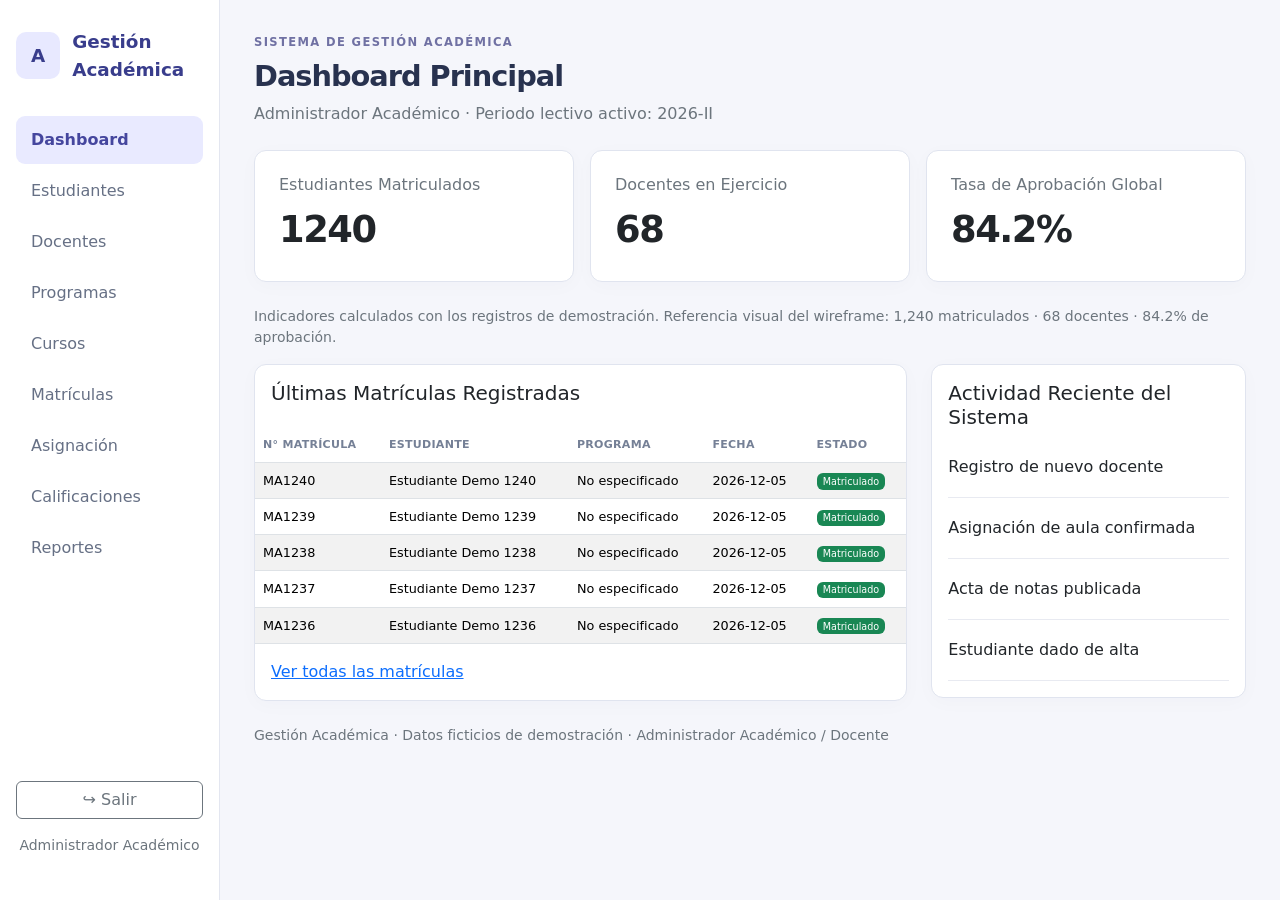
<file: index.html>
<!doctype html>
<html lang="es">
<head>
<meta charset="utf-8">
<meta name="viewport" content="width=device-width, initial-scale=1">
<title>Dashboard Principal | Gestión Académica</title>
<link href="https://cdn.jsdelivr.net/npm/bootstrap@5.3.8/dist/css/bootstrap.min.css" rel="stylesheet" integrity="sha384-sRIl4kxILFvY47J16cr9ZwB07vP4J8+LH7qKQnuqkuIAvNWLzeN8tE5YBujZqJLB" crossorigin="anonymous">
<link href="css/styles.css" rel="stylesheet">
<script defer src="https://cdn.jsdelivr.net/npm/bootstrap@5.3.8/dist/js/bootstrap.bundle.min.js" integrity="sha384-FKyoEForCGlyvwx9Hj09JcYn3nv7wiPVlz7YYwJrWVcXK/BmnVDxM+D2scQbITxI" crossorigin="anonymous"></script>
<script defer src="js/main.js"></script>
</head>
<body data-page="index">
<a class="visually-hidden-focusable p-3" href="#contenido">Saltar al contenido</a>
<aside id="sidebar"></aside>
<main id="contenido" tabindex="-1"><div id="alerts" aria-live="polite"></div><div id="app"></div>
<noscript><p class="alert alert-warning">Activa JavaScript para utilizar este sistema.</p></noscript>
<footer class="small text-secondary mt-4">Gestión Académica · Datos ficticios de demostración · Administrador Académico / Docente</footer>
</main>
</body>
</html>
</file>
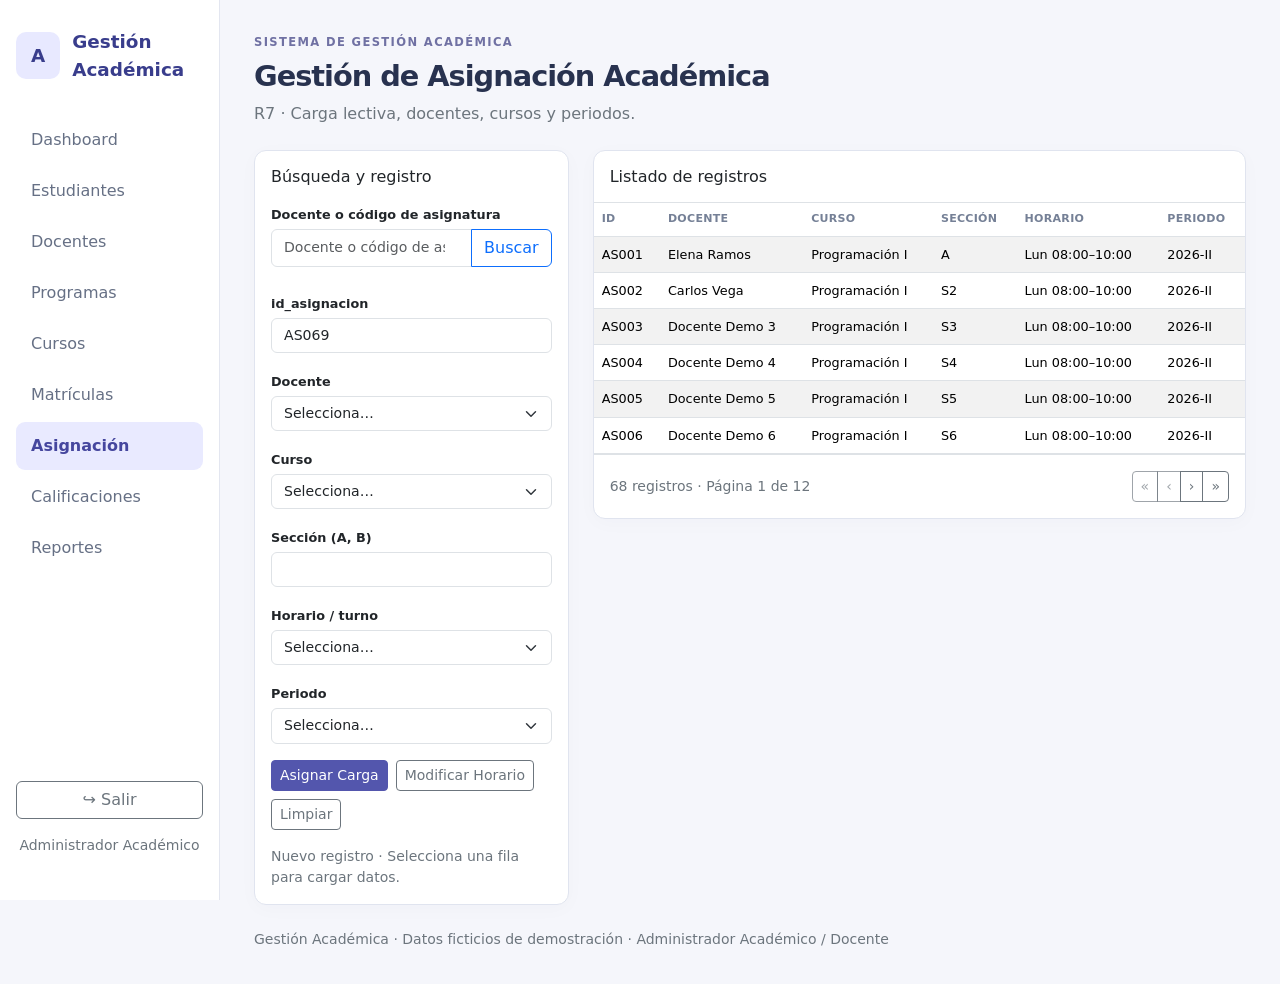
<file: pags/asignaciones.html>
<!doctype html>
<html lang="es">
<head>
<meta charset="utf-8">
<meta name="viewport" content="width=device-width, initial-scale=1">
<title>Gestión de Asignación Académica | Gestión Académica</title>
<link href="https://cdn.jsdelivr.net/npm/bootstrap@5.3.8/dist/css/bootstrap.min.css" rel="stylesheet" integrity="sha384-sRIl4kxILFvY47J16cr9ZwB07vP4J8+LH7qKQnuqkuIAvNWLzeN8tE5YBujZqJLB" crossorigin="anonymous">
<link href="../css/styles.css" rel="stylesheet">
<script defer src="https://cdn.jsdelivr.net/npm/bootstrap@5.3.8/dist/js/bootstrap.bundle.min.js" integrity="sha384-FKyoEForCGlyvwx9Hj09JcYn3nv7wiPVlz7YYwJrWVcXK/BmnVDxM+D2scQbITxI" crossorigin="anonymous"></script>
<script defer src="../js/main.js"></script>
</head>
<body data-page="asignaciones">
<a class="visually-hidden-focusable p-3" href="#contenido">Saltar al contenido</a>
<aside id="sidebar"></aside>
<main id="contenido" tabindex="-1"><div id="alerts" aria-live="polite"></div><div id="app"></div>
<noscript><p class="alert alert-warning">Activa JavaScript para utilizar este sistema.</p></noscript>
<footer class="small text-secondary mt-4">Gestión Académica · Datos ficticios de demostración · Administrador Académico / Docente</footer>
</main>
</body>
</html>
</file>
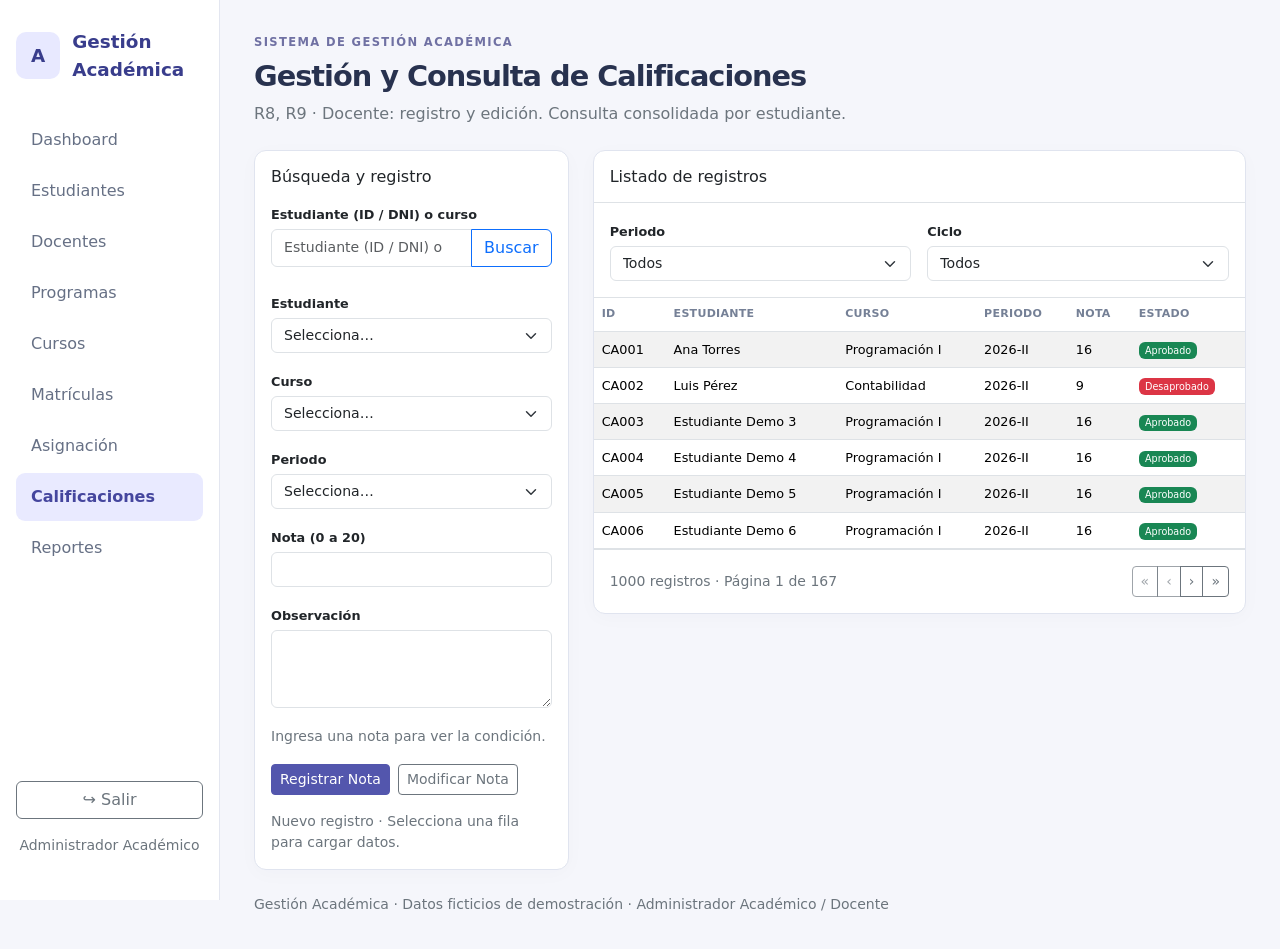
<file: pags/calificaciones.html>
<!doctype html>
<html lang="es">
<head>
<meta charset="utf-8">
<meta name="viewport" content="width=device-width, initial-scale=1">
<title>Gestión y Consulta de Calificaciones | Gestión Académica</title>
<link href="https://cdn.jsdelivr.net/npm/bootstrap@5.3.8/dist/css/bootstrap.min.css" rel="stylesheet" integrity="sha384-sRIl4kxILFvY47J16cr9ZwB07vP4J8+LH7qKQnuqkuIAvNWLzeN8tE5YBujZqJLB" crossorigin="anonymous">
<link href="../css/styles.css" rel="stylesheet">
<script defer src="https://cdn.jsdelivr.net/npm/bootstrap@5.3.8/dist/js/bootstrap.bundle.min.js" integrity="sha384-FKyoEForCGlyvwx9Hj09JcYn3nv7wiPVlz7YYwJrWVcXK/BmnVDxM+D2scQbITxI" crossorigin="anonymous"></script>
<script defer src="../js/main.js"></script>
</head>
<body data-page="calificaciones">
<a class="visually-hidden-focusable p-3" href="#contenido">Saltar al contenido</a>
<aside id="sidebar"></aside>
<main id="contenido" tabindex="-1"><div id="alerts" aria-live="polite"></div><div id="app"></div>
<noscript><p class="alert alert-warning">Activa JavaScript para utilizar este sistema.</p></noscript>
<footer class="small text-secondary mt-4">Gestión Académica · Datos ficticios de demostración · Administrador Académico / Docente</footer>
</main>
</body>
</html>
</file>
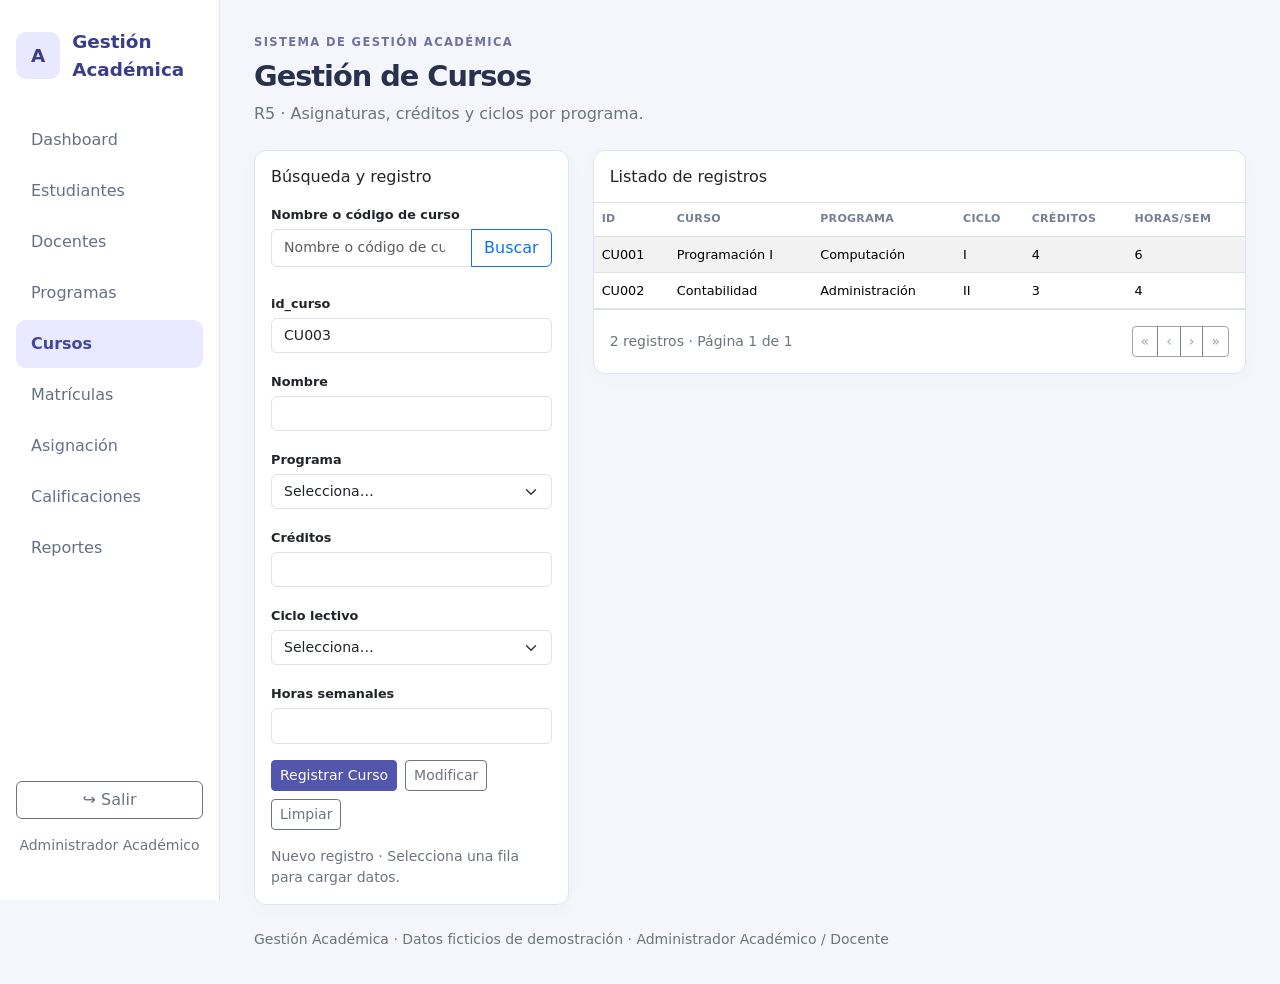
<file: pags/cursos.html>
<!doctype html>
<html lang="es">
<head>
<meta charset="utf-8">
<meta name="viewport" content="width=device-width, initial-scale=1">
<title>Gestión de Cursos | Gestión Académica</title>
<link href="https://cdn.jsdelivr.net/npm/bootstrap@5.3.8/dist/css/bootstrap.min.css" rel="stylesheet" integrity="sha384-sRIl4kxILFvY47J16cr9ZwB07vP4J8+LH7qKQnuqkuIAvNWLzeN8tE5YBujZqJLB" crossorigin="anonymous">
<link href="../css/styles.css" rel="stylesheet">
<script defer src="https://cdn.jsdelivr.net/npm/bootstrap@5.3.8/dist/js/bootstrap.bundle.min.js" integrity="sha384-FKyoEForCGlyvwx9Hj09JcYn3nv7wiPVlz7YYwJrWVcXK/BmnVDxM+D2scQbITxI" crossorigin="anonymous"></script>
<script defer src="../js/main.js"></script>
</head>
<body data-page="cursos">
<a class="visually-hidden-focusable p-3" href="#contenido">Saltar al contenido</a>
<aside id="sidebar"></aside>
<main id="contenido" tabindex="-1"><div id="alerts" aria-live="polite"></div><div id="app"></div>
<noscript><p class="alert alert-warning">Activa JavaScript para utilizar este sistema.</p></noscript>
<footer class="small text-secondary mt-4">Gestión Académica · Datos ficticios de demostración · Administrador Académico / Docente</footer>
</main>
</body>
</html>
</file>
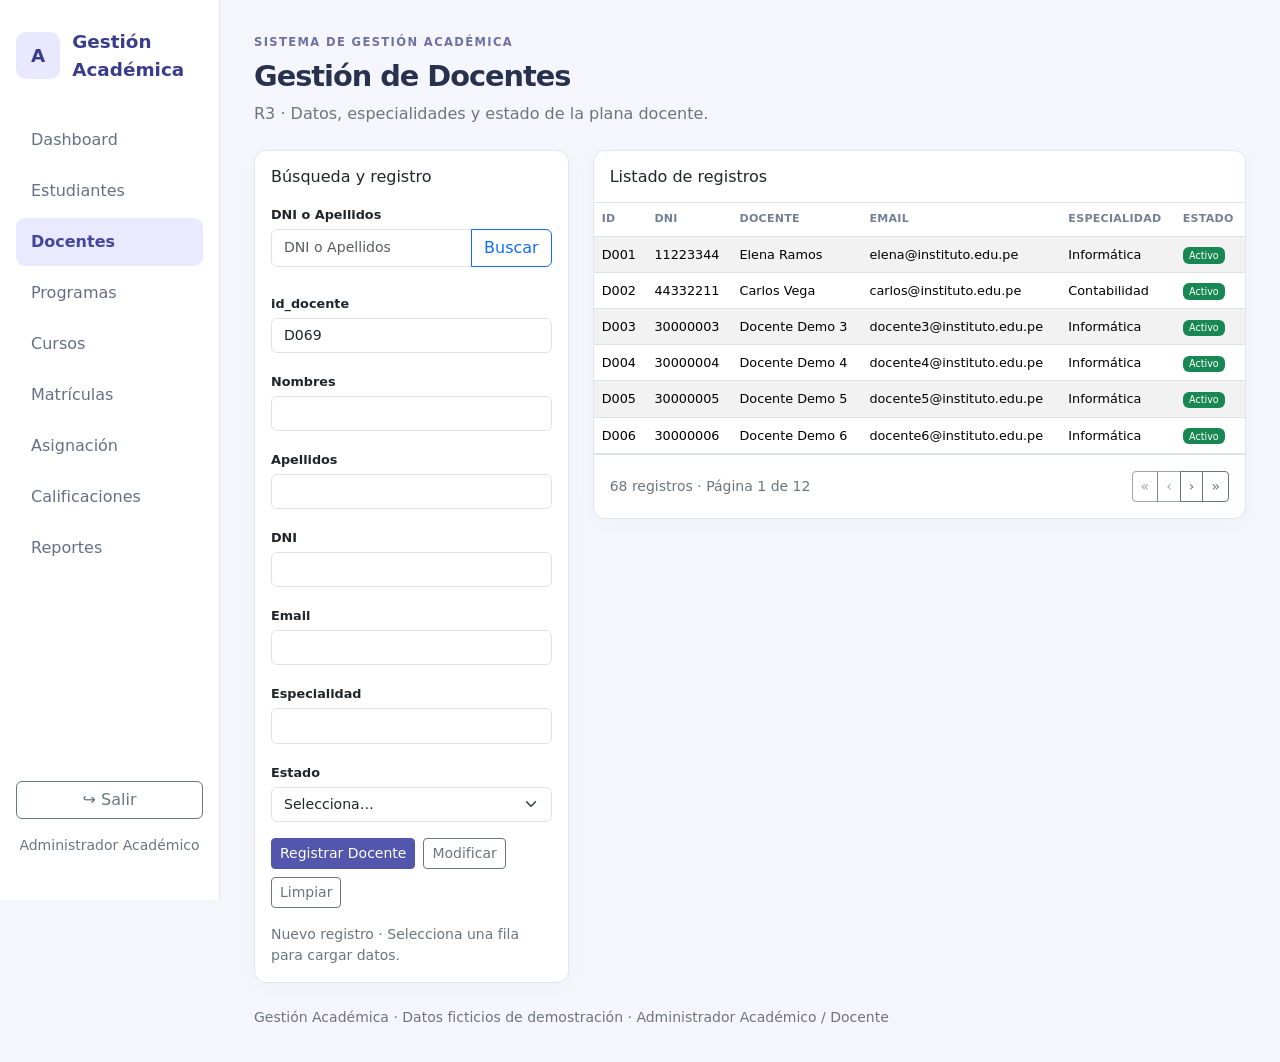
<file: pags/docentes.html>
<!doctype html>
<html lang="es">
<head>
<meta charset="utf-8">
<meta name="viewport" content="width=device-width, initial-scale=1">
<title>Gestión de Docentes | Gestión Académica</title>
<link href="https://cdn.jsdelivr.net/npm/bootstrap@5.3.8/dist/css/bootstrap.min.css" rel="stylesheet" integrity="sha384-sRIl4kxILFvY47J16cr9ZwB07vP4J8+LH7qKQnuqkuIAvNWLzeN8tE5YBujZqJLB" crossorigin="anonymous">
<link href="../css/styles.css" rel="stylesheet">
<script defer src="https://cdn.jsdelivr.net/npm/bootstrap@5.3.8/dist/js/bootstrap.bundle.min.js" integrity="sha384-FKyoEForCGlyvwx9Hj09JcYn3nv7wiPVlz7YYwJrWVcXK/BmnVDxM+D2scQbITxI" crossorigin="anonymous"></script>
<script defer src="../js/main.js"></script>
</head>
<body data-page="docentes">
<a class="visually-hidden-focusable p-3" href="#contenido">Saltar al contenido</a>
<aside id="sidebar"></aside>
<main id="contenido" tabindex="-1"><div id="alerts" aria-live="polite"></div><div id="app"></div>
<noscript><p class="alert alert-warning">Activa JavaScript para utilizar este sistema.</p></noscript>
<footer class="small text-secondary mt-4">Gestión Académica · Datos ficticios de demostración · Administrador Académico / Docente</footer>
</main>
</body>
</html>
</file>
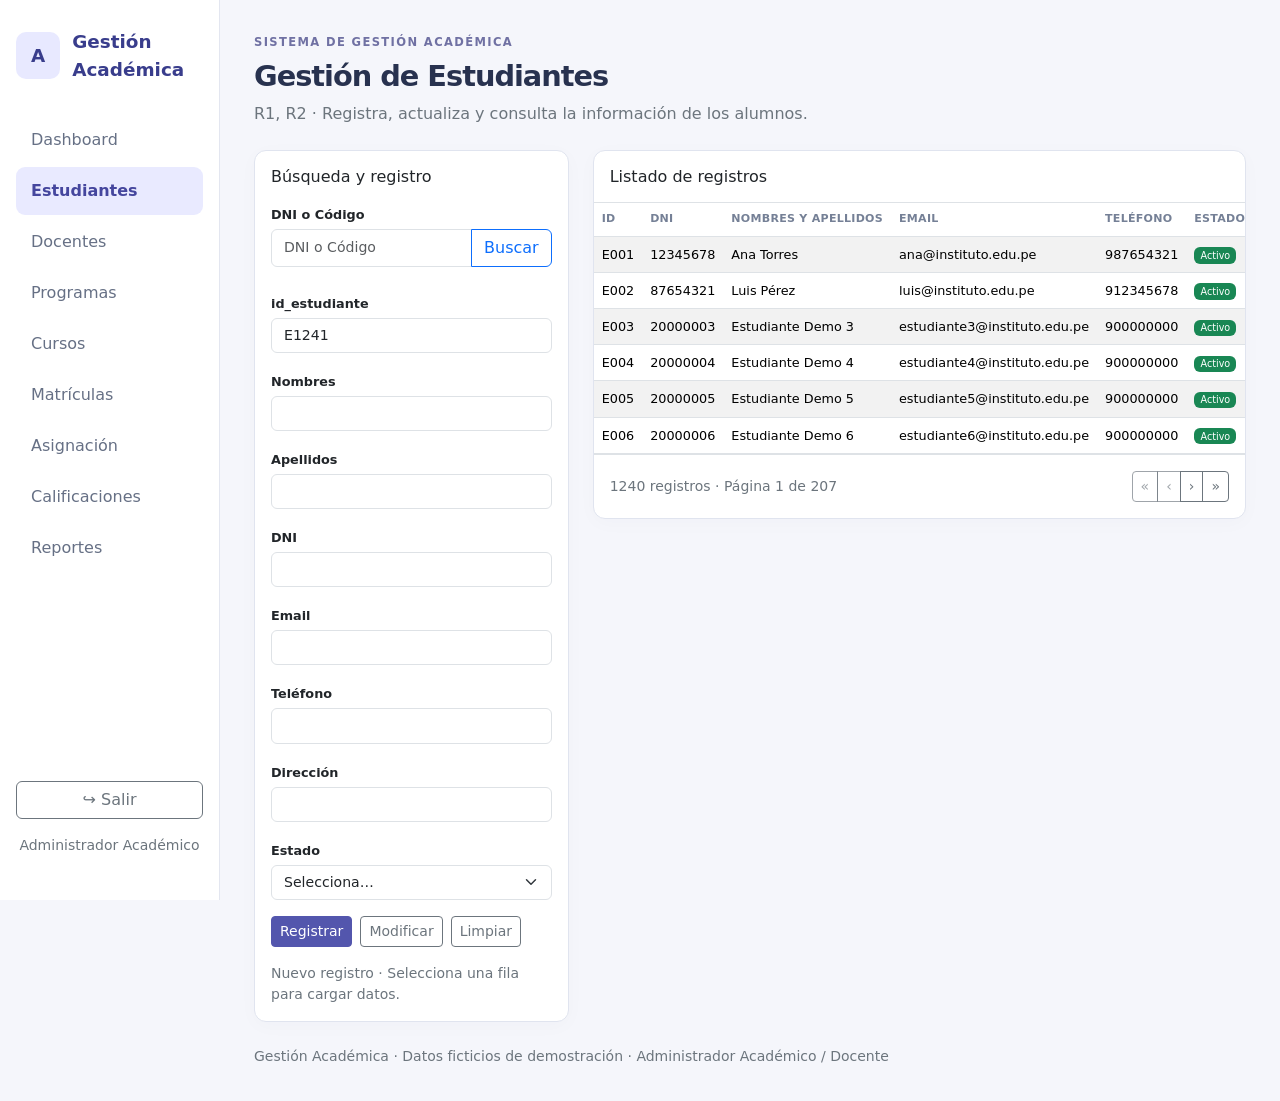
<file: pags/estudiantes.html>
<!doctype html>
<html lang="es">
<head>
<meta charset="utf-8">
<meta name="viewport" content="width=device-width, initial-scale=1">
<title>Gestión de Estudiantes | Gestión Académica</title>
<link href="https://cdn.jsdelivr.net/npm/bootstrap@5.3.8/dist/css/bootstrap.min.css" rel="stylesheet" integrity="sha384-sRIl4kxILFvY47J16cr9ZwB07vP4J8+LH7qKQnuqkuIAvNWLzeN8tE5YBujZqJLB" crossorigin="anonymous">
<link href="../css/styles.css" rel="stylesheet">
<script defer src="https://cdn.jsdelivr.net/npm/bootstrap@5.3.8/dist/js/bootstrap.bundle.min.js" integrity="sha384-FKyoEForCGlyvwx9Hj09JcYn3nv7wiPVlz7YYwJrWVcXK/BmnVDxM+D2scQbITxI" crossorigin="anonymous"></script>
<script defer src="../js/main.js"></script>
</head>
<body data-page="estudiantes">
<a class="visually-hidden-focusable p-3" href="#contenido">Saltar al contenido</a>
<aside id="sidebar"></aside>
<main id="contenido" tabindex="-1"><div id="alerts" aria-live="polite"></div><div id="app"></div>
<noscript><p class="alert alert-warning">Activa JavaScript para utilizar este sistema.</p></noscript>
<footer class="small text-secondary mt-4">Gestión Académica · Datos ficticios de demostración · Administrador Académico / Docente</footer>
</main>
</body>
</html>
</file>
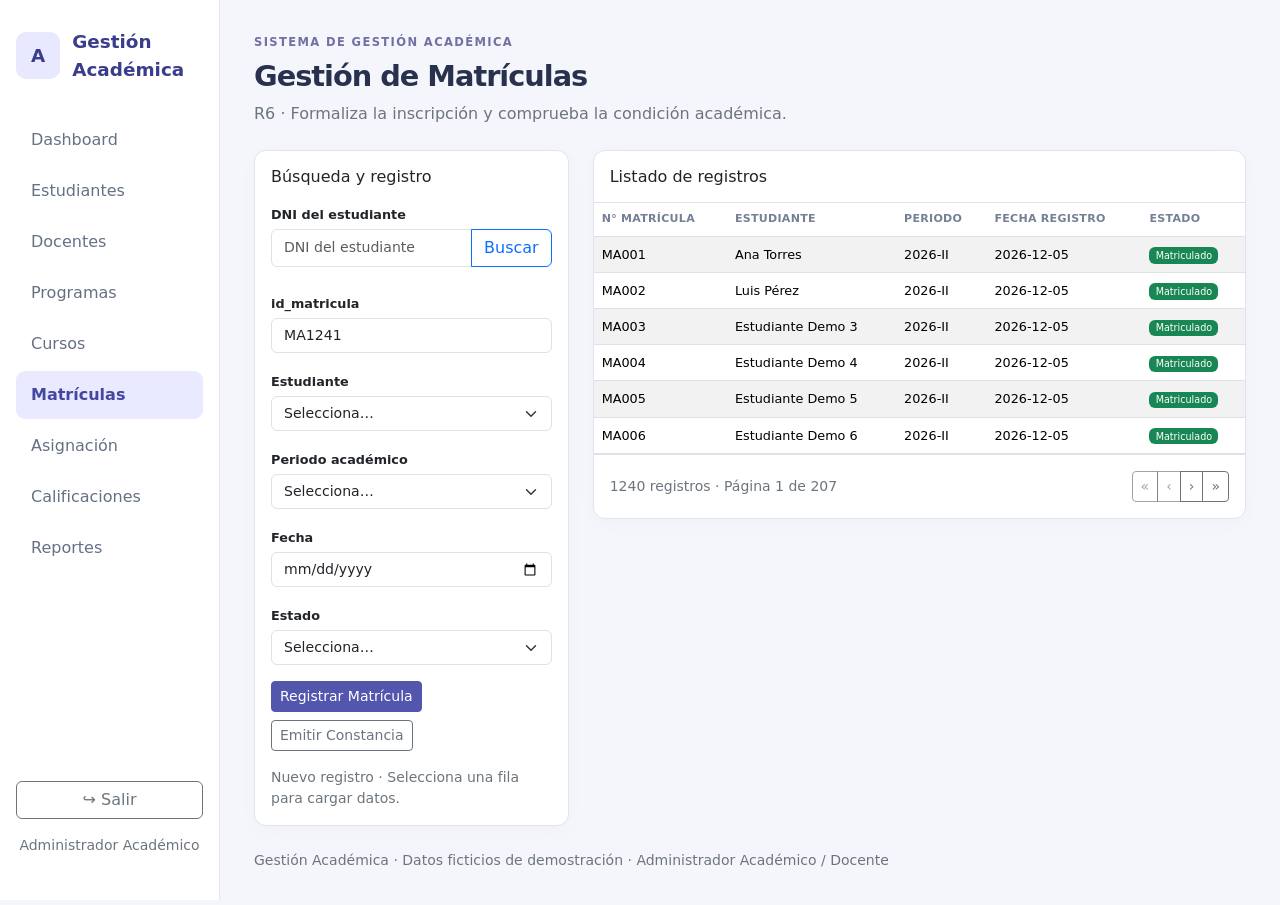
<file: pags/matriculas.html>
<!doctype html>
<html lang="es">
<head>
<meta charset="utf-8">
<meta name="viewport" content="width=device-width, initial-scale=1">
<title>Gestión de Matrículas | Gestión Académica</title>
<link href="https://cdn.jsdelivr.net/npm/bootstrap@5.3.8/dist/css/bootstrap.min.css" rel="stylesheet" integrity="sha384-sRIl4kxILFvY47J16cr9ZwB07vP4J8+LH7qKQnuqkuIAvNWLzeN8tE5YBujZqJLB" crossorigin="anonymous">
<link href="../css/styles.css" rel="stylesheet">
<script defer src="https://cdn.jsdelivr.net/npm/bootstrap@5.3.8/dist/js/bootstrap.bundle.min.js" integrity="sha384-FKyoEForCGlyvwx9Hj09JcYn3nv7wiPVlz7YYwJrWVcXK/BmnVDxM+D2scQbITxI" crossorigin="anonymous"></script>
<script defer src="../js/main.js"></script>
</head>
<body data-page="matriculas">
<a class="visually-hidden-focusable p-3" href="#contenido">Saltar al contenido</a>
<aside id="sidebar"></aside>
<main id="contenido" tabindex="-1"><div id="alerts" aria-live="polite"></div><div id="app"></div>
<noscript><p class="alert alert-warning">Activa JavaScript para utilizar este sistema.</p></noscript>
<footer class="small text-secondary mt-4">Gestión Académica · Datos ficticios de demostración · Administrador Académico / Docente</footer>
</main>
</body>
</html>
</file>
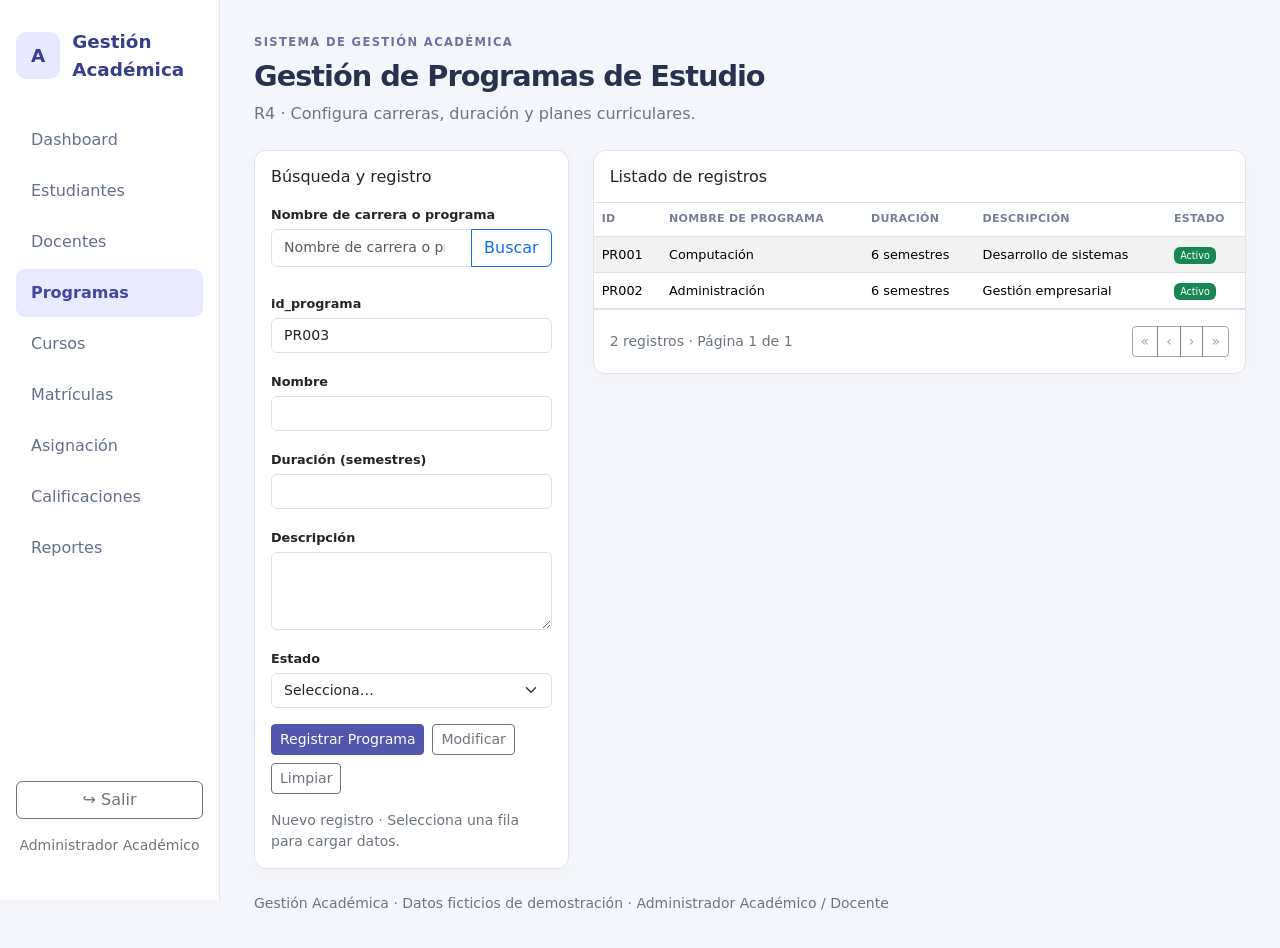
<file: pags/programas.html>
<!doctype html>
<html lang="es">
<head>
<meta charset="utf-8">
<meta name="viewport" content="width=device-width, initial-scale=1">
<title>Gestión de Programas de Estudio | Gestión Académica</title>
<link href="https://cdn.jsdelivr.net/npm/bootstrap@5.3.8/dist/css/bootstrap.min.css" rel="stylesheet" integrity="sha384-sRIl4kxILFvY47J16cr9ZwB07vP4J8+LH7qKQnuqkuIAvNWLzeN8tE5YBujZqJLB" crossorigin="anonymous">
<link href="../css/styles.css" rel="stylesheet">
<script defer src="https://cdn.jsdelivr.net/npm/bootstrap@5.3.8/dist/js/bootstrap.bundle.min.js" integrity="sha384-FKyoEForCGlyvwx9Hj09JcYn3nv7wiPVlz7YYwJrWVcXK/BmnVDxM+D2scQbITxI" crossorigin="anonymous"></script>
<script defer src="../js/main.js"></script>
</head>
<body data-page="programas">
<a class="visually-hidden-focusable p-3" href="#contenido">Saltar al contenido</a>
<aside id="sidebar"></aside>
<main id="contenido" tabindex="-1"><div id="alerts" aria-live="polite"></div><div id="app"></div>
<noscript><p class="alert alert-warning">Activa JavaScript para utilizar este sistema.</p></noscript>
<footer class="small text-secondary mt-4">Gestión Académica · Datos ficticios de demostración · Administrador Académico / Docente</footer>
</main>
</body>
</html>
</file>
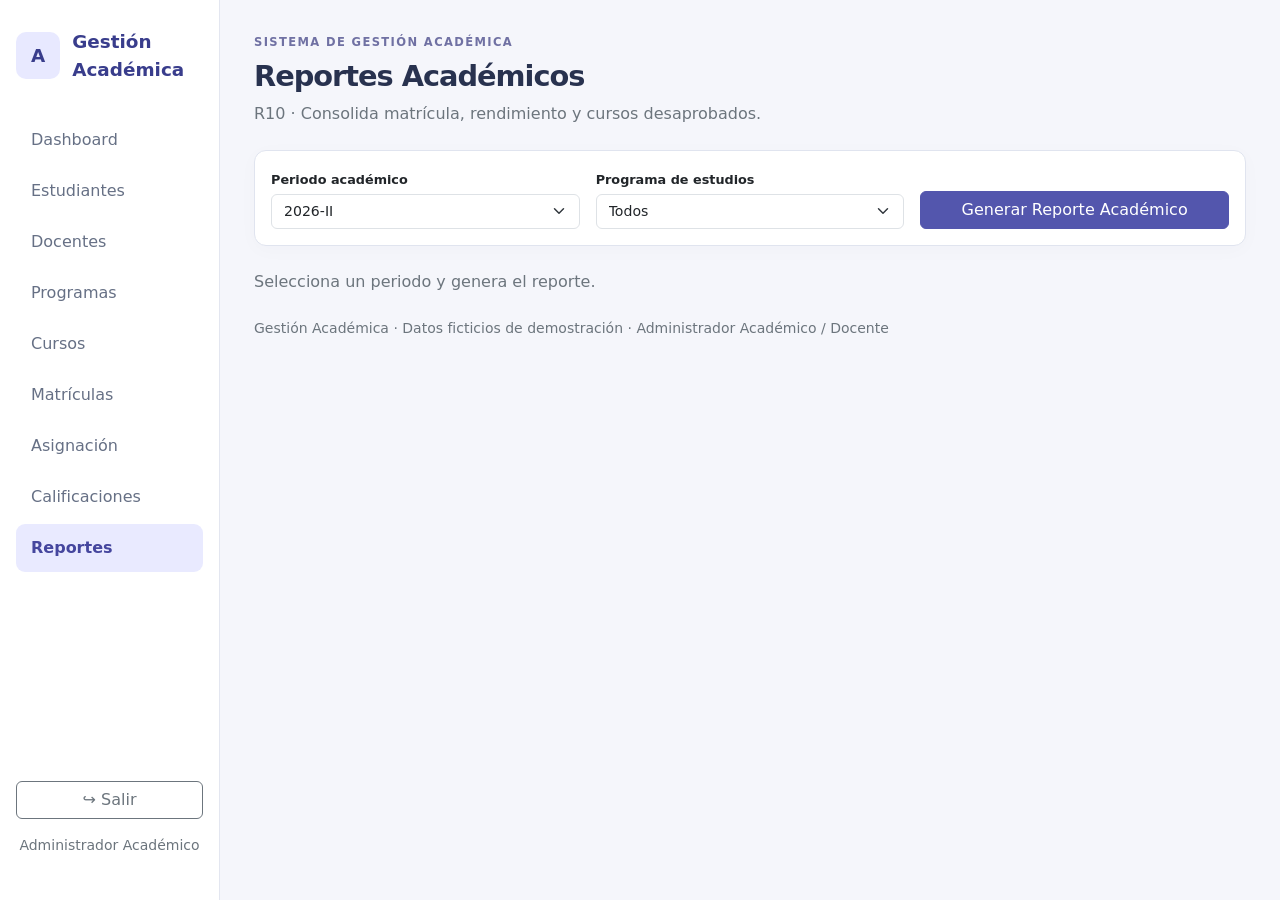
<file: pags/reportes.html>
<!doctype html>
<html lang="es">
<head>
<meta charset="utf-8">
<meta name="viewport" content="width=device-width, initial-scale=1">
<title>Reportes Académicos | Gestión Académica</title>
<link href="https://cdn.jsdelivr.net/npm/bootstrap@5.3.8/dist/css/bootstrap.min.css" rel="stylesheet" integrity="sha384-sRIl4kxILFvY47J16cr9ZwB07vP4J8+LH7qKQnuqkuIAvNWLzeN8tE5YBujZqJLB" crossorigin="anonymous">
<link href="../css/styles.css" rel="stylesheet">
<script defer src="https://cdn.jsdelivr.net/npm/bootstrap@5.3.8/dist/js/bootstrap.bundle.min.js" integrity="sha384-FKyoEForCGlyvwx9Hj09JcYn3nv7wiPVlz7YYwJrWVcXK/BmnVDxM+D2scQbITxI" crossorigin="anonymous"></script>
<script defer src="../js/main.js"></script>
</head>
<body data-page="reportes">
<a class="visually-hidden-focusable p-3" href="#contenido">Saltar al contenido</a>
<aside id="sidebar"></aside>
<main id="contenido" tabindex="-1"><div id="alerts" aria-live="polite"></div><div id="app"></div>
<noscript><p class="alert alert-warning">Activa JavaScript para utilizar este sistema.</p></noscript>
<footer class="small text-secondary mt-4">Gestión Académica · Datos ficticios de demostración · Administrador Académico / Docente</footer>
</main>
</body>
</html>
</file>
<file: css/styles.css>
body{background:#f5f6fb;color:#28324f}#sidebar{position:fixed;inset:0 auto 0 0;width:220px;background:white;border-right:1px solid #e3e6f0;padding:28px 16px;display:flex;flex-direction:column;overflow-y:auto;z-index:100}.brand{display:flex;gap:12px;align-items:center;text-decoration:none;color:#393d8c;font-weight:750;font-size:1.15rem;margin-bottom:30px}.brand-icon{background:#e8e9ff;border-radius:10px;padding:10px 15px}.side-link{display:block;padding:12px 15px;margin:3px 0;color:#667085;text-decoration:none;border-radius:9px}.side-link.active,.side-link:hover{background:#e9eaff;color:#45469e}.side-link.active{font-weight:700}.exit{margin-top:auto;padding-top:22px}main{margin-left:220px;padding:34px;max-width:1900px}.eyebrow{font-size:.72rem;letter-spacing:.12em;text-transform:uppercase;color:#7071a3;font-weight:700}h1{font-size:1.8rem;font-weight:750;letter-spacing:-.035em}.card{border:1px solid #e0e4ef;border-radius:12px;box-shadow:0 4px 20px #303c5c06}.form-label{font-size:.8rem;font-weight:650;margin-bottom:.3rem}.form-control,.form-select{font-size:.88rem}.table{vertical-align:middle;font-size:.8rem}.table th{font-size:.69rem;text-transform:uppercase;white-space:nowrap;letter-spacing:.025em;color:#758096}.table tr[data-id]{cursor:pointer}.table tr[data-id]:hover{outline:1px solid #a5a8df}.kpi{font-size:2.3rem;font-weight:750;letter-spacing:-.04em}.btn-primary{--bs-btn-bg:#5356ad;--bs-btn-border-color:#5356ad;--bs-btn-hover-bg:#3d4089;--bs-btn-hover-border-color:#3d4089}.activity{padding:18px 0;border-bottom:1px solid #e8eaf1}.empty{text-align:center;padding:3rem!important;color:#6b7280}.form-panel{max-width:520px}.badge{font-weight:500}@media(max-width:991px){#sidebar{width:185px;padding:20px 10px}main{margin-left:185px;padding:20px}.brand{font-size:1rem}.brand-icon{display:none}.form-panel{max-width:none}}@media(max-width:600px){#sidebar{position:relative;width:100%;padding:15px}.brand{margin-bottom:12px}#sidebar nav{display:flex;overflow-x:auto}.side-link{white-space:nowrap;padding:8px 12px}.exit{margin-top:0;padding-top:10px}main{margin-left:0;padding:16px}}@media print{#sidebar,footer,.btn,.filters,#alerts{display:none!important}main{margin:0;padding:0}body{background:white}.card{box-shadow:none}}
</file>
